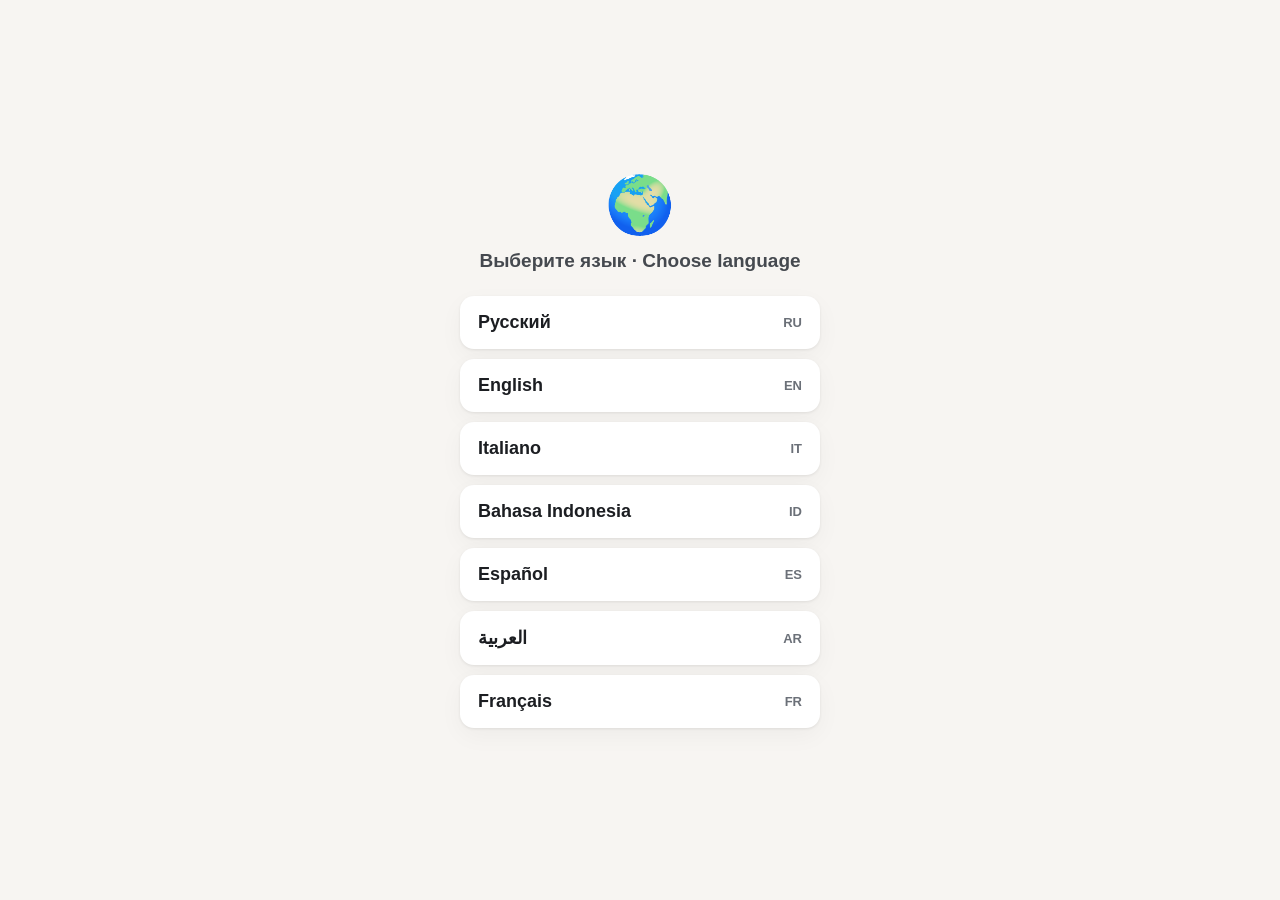
<file: index.html>
<!DOCTYPE html>
<html lang="ru">
<head>
  <meta charset="UTF-8">
  <meta name="viewport" content="width=device-width, initial-scale=1.0, viewport-fit=cover, maximum-scale=1.0, user-scalable=no">
  <meta name="theme-color" content="#F7F5F2" media="(prefers-color-scheme: light)">
  <meta name="theme-color" content="#15171C" media="(prefers-color-scheme: dark)">

  <!-- iOS PWA / установка на домашний экран -->
  <meta name="apple-mobile-web-app-capable" content="yes">
  <meta name="mobile-web-app-capable" content="yes">
  <meta name="apple-mobile-web-app-status-bar-style" content="default">
  <meta name="apple-mobile-web-app-title" content="Финансы">
  <link rel="apple-touch-icon" href="icons/apple-touch-icon.png">
  <link rel="icon" href="icons/icon-192.png">

  <link rel="manifest" href="manifest.webmanifest">
  <link rel="stylesheet" href="css/app.css">
  <title>Финансы</title>
</head>
<body>
  <div id="app">
    <header id="header">
      <button id="menu-btn" type="button" aria-label="Меню"><span></span><span></span><span></span></button>
      <button id="back-btn" type="button" aria-label="Назад" style="display:none">‹</button>
      <div id="mode-label"></div>
      <div id="head-spacer"></div>
      <div id="head-balance"></div>
      <button id="budget-ring" type="button" aria-label="Бюджет"></button>
      <button id="settings-btn" type="button" aria-label="Настройки"><svg class="gear-icon" viewBox="276 517 193.5 193.5" fill="none" stroke="currentColor" stroke-width="15" stroke-linecap="round" stroke-linejoin="round" aria-hidden="true"><path d="M460.49,627.63V600H446.41a5.77,5.77,0,0,1-5.59-4.27,70,70,0,0,0-7.22-17.38,5.5,5.5,0,0,1,.82-6.69l10.14-10.13L425,542l-10,10a5.85,5.85,0,0,1-7.09.88,70.09,70.09,0,0,0-17.22-7.11,5.69,5.69,0,0,1-4.2-5.51V526.05H358.91v14.18a5.64,5.64,0,0,1-4.17,5.47,70,70,0,0,0-17.34,7.17,5.71,5.71,0,0,1-6.93-.85l-10-10L300.9,561.53l10,10a5.75,5.75,0,0,1,.85,7,70,70,0,0,0-7.16,17.34,5.61,5.61,0,0,1-5.44,4.15H285v27.63h13.87a6.06,6.06,0,0,1,5.85,4.48,70.17,70.17,0,0,0,7.14,17.11A5.59,5.59,0,0,1,311,656L300.9,666.1l19.54,19.54,10.15-10.14a5.48,5.48,0,0,1,6.67-.82,70.2,70.2,0,0,0,17.49,7.26,5.6,5.6,0,0,1,4.16,5.45v14.19h27.64v-14a5.85,5.85,0,0,1,4.32-5.66,70.08,70.08,0,0,0,17.1-7.07,5.85,5.85,0,0,1,7.1.87l9.95,9.95,19.54-19.54-9.95-9.94a5.87,5.87,0,0,1-.87-7.12,69.91,69.91,0,0,0,7.11-17.24,5.63,5.63,0,0,1,5.46-4.17Zm-85.28,33.8a47.68,47.68,0,1,1,45.13-45.13A47.68,47.68,0,0,1,375.21,661.43Z"/></svg></button>
    </header>
    <main id="content"></main>
  </div>
  <script type="module" src="js/app.js"></script>
</body>
</html>
</file>
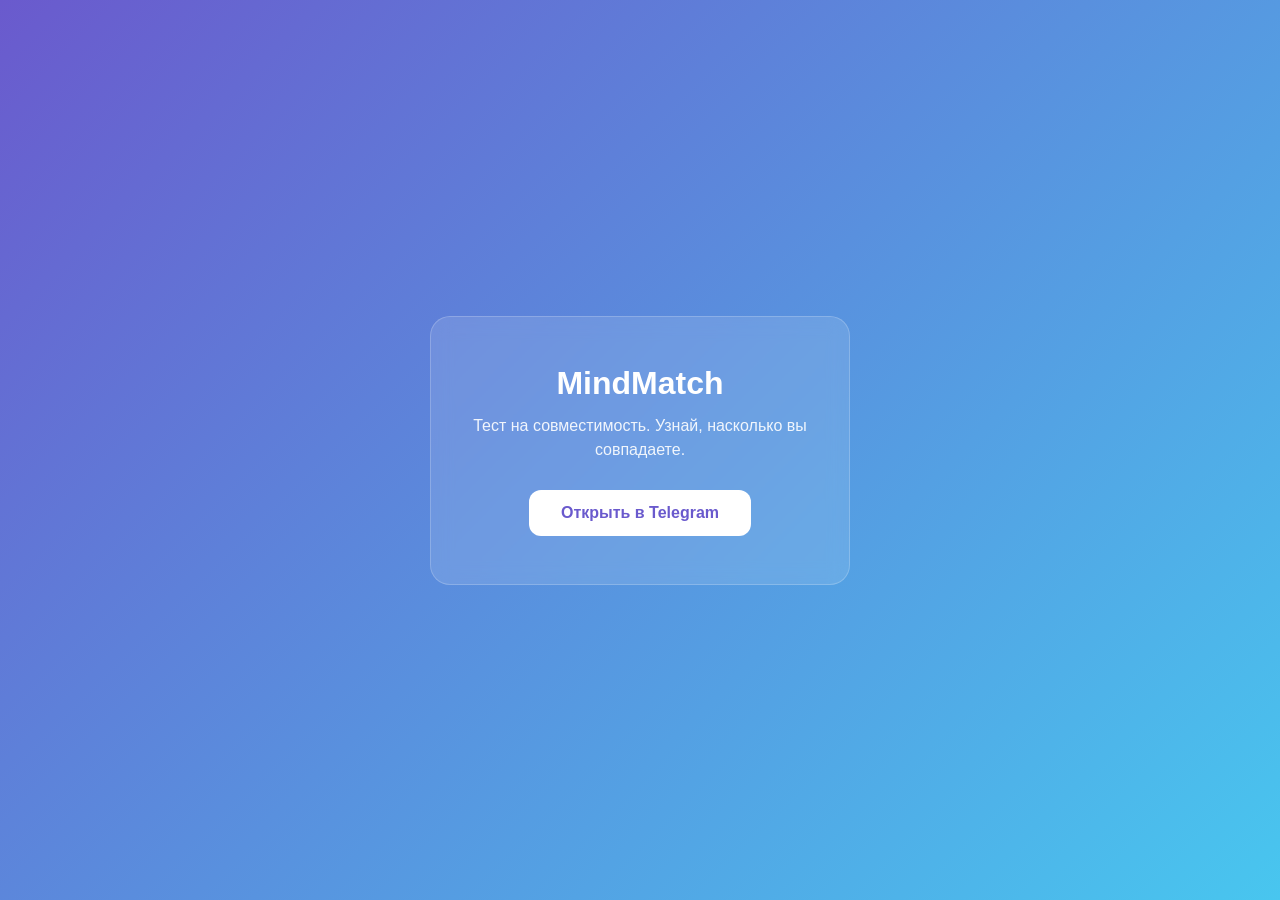
<file: main.html>
<!DOCTYPE html>
<html lang="ru">
<head>
<meta charset="UTF-8">
<meta name="viewport" content="width=device-width, initial-scale=1.0">
<title>MindMatch</title>
<style>
  * { margin: 0; padding: 0; box-sizing: border-box; }
  body {
    min-height: 100vh;
    display: flex;
    align-items: center;
    justify-content: center;
    font-family: -apple-system, "Segoe UI", Roboto, sans-serif;
    background: linear-gradient(135deg, #6a5acd 0%, #48c6ef 100%);
    color: #fff;
    text-align: center;
    padding: 24px;
  }
  .card {
    background: rgba(255, 255, 255, 0.12);
    backdrop-filter: blur(10px);
    border: 1px solid rgba(255, 255, 255, 0.2);
    border-radius: 20px;
    padding: 48px 36px;
    max-width: 420px;
    width: 100%;
  }
  h1 { font-size: 2rem; margin-bottom: 12px; }
  p { opacity: 0.9; margin-bottom: 28px; line-height: 1.5; }
  .btn {
    display: inline-block;
    background: #fff;
    color: #6a5acd;
    text-decoration: none;
    font-weight: 600;
    padding: 14px 32px;
    border-radius: 12px;
    transition: transform 0.15s ease, box-shadow 0.15s ease;
  }
  .btn:hover { transform: translateY(-2px); box-shadow: 0 8px 20px rgba(0,0,0,0.2); }
</style>
</head>
<body>
  <div class="card">
    <h1>MindMatch</h1>
    <p>Тест на совместимость. Узнай, насколько вы совпадаете.</p>
    <a class="btn" href="https://t.me/AdminMindMatch?start=start">Открыть в Telegram</a>
  </div>
</body>
</html>
</file>
<file: css/app.css>
/* app.css — оформление в стиле iOS. Светлая/тёмная тема, safe-area insets. */

:root {
  /* Палитра проекта (см. PALETTE.md из набора иконок). Светлая тема. */
  --bg: #F7F5F2;          /* N01 фон */
  --bg-elev: #FFFFFF;     /* N02 поверхность */
  --card: #FFFFFF;
  --text: #1C1E22;        /* N04 текст основной */
  --text-2: #45494F;      /* между основным и вторичным */
  --text-3: #6B7078;      /* N05 текст вторичный */
  --sep: #E4E1DB;         /* N03 разделитель */
  --sep-strong: #CFCBC2;
  --accent: #304CA6;      /* S01 бренд */
  --green: #2E8A5F;       /* S02 успех / доход */
  --red: #BE2D31;         /* S04 ошибка / перерасход */
  --warning: #D69729;     /* S03 предупреждение */
  --info: #3786BE;        /* S05 информация */
  /* Непрозрачные заливки: чтобы фоновый паттерн оставался ПОЗАДИ кнопок и
     карточек, а не просвечивал сквозь них. Формула адаптируется к теме. */
  --fill: color-mix(in srgb, var(--text) 8%, var(--bg));
  --fill-2: color-mix(in srgb, var(--text) 16%, var(--bg));
  --shadow: 0 1px 3px rgba(0,0,0,0.08), 0 8px 24px rgba(0,0,0,0.04);
  --radius: 14px;
  --radius-lg: 20px;
  --tabbar-h: 56px;
  --safe-top: env(safe-area-inset-top, 0px);
  --safe-bottom: env(safe-area-inset-bottom, 0px);
  font-family: -apple-system, BlinkMacSystemFont, "SF Pro Text", "Segoe UI", Roboto, Helvetica, Arial, sans-serif;
}

/* Тёплая тёмная тема: не чёрная, а тёмно-коричнево-оливковая, мягкая,
   с охровыми нотками и невысоким контрастом. */
/* Тёмная тема — тёплый глубокий графит (не чёрный): у фона/поверхностей лёгкий
   тёплый (красновато-коричневый) подтон, а не холодный синий. --fill/--fill-2
   выводятся из --text и --bg, поэтому тоже становятся тёплыми. */
/* Тёмная тема — нейтральный графит #4B4B4B (по запросу). Акцент/успех/ошибка и
   пр. осветлены и подсыщены, чтобы уверенно читались на этом сером фоне. */
@media (prefers-color-scheme: dark) {
  :root:not([data-theme="light"]) {
    --bg: #4B4B4B;
    --bg-elev: #585858;
    --card: #585858;
    --text: #F2F2F2;
    --text-2: #D0D0D0;
    --text-3: #A4A4A4;
    --sep: #5E5E5E;
    --sep-strong: #707070;
    --accent: #A9BBF5;   /* «Расходы» и акцент — васильковый, ярче для контраста */
    --green: #57B98A;    /* «Доходы»/плюс — осветлённый зелёный */
    --red: #F0716F;      /* удаление/перерасход — осветлённый красный */
    --warning: #E3AA4C;
    --info: #66AFDE;
    --shadow: 0 1px 3px rgba(0,0,0,0.45);
  }
}

:root[data-theme="dark"] {
  --bg: #4B4B4B;
  --bg-elev: #585858;
  --card: #585858;
  --text: #F2F2F2;
  --text-2: #D0D0D0;
  --text-3: #A4A4A4;
  --sep: #5E5E5E;
  --sep-strong: #707070;
  --accent: #A9BBF5;
  --green: #57B98A;
  --red: #F0716F;
  --warning: #E3AA4C;
  --info: #66AFDE;
  --shadow: 0 1px 3px rgba(0,0,0,0.45);
}

/* Фолбэк для старых браузеров без color-mix() (например старые Android /
   Samsung Internet): полупрозрачные «смеси» цветов заменяем сплошными,
   иначе заливки кнопок и карточек могли бы пропасть. */
@supports not (background: color-mix(in srgb, red, blue)) {
  :root { --fill: #ECEAE5; --fill-2: #DEDBD4; }
  @media (prefers-color-scheme: dark) {
    :root:not([data-theme="light"]) { --fill: #585858; --fill-2: #646464; }
  }
  :root[data-theme="dark"] { --fill: #585858; --fill-2: #646464; }
  :root[data-theme="light"] { --fill: #ECEAE5; --fill-2: #DEDBD4; }
  #tabbar { background: var(--bg-elev); }
  .trx-group.alt, .trx-group.alt .swipe-content { background: var(--fill); }
  .cat-emoji, .cat-chip.active { background: var(--fill-2); }
  .budget-alert { background: rgba(255,59,48,0.15); }
}

* { margin: 0; padding: 0; box-sizing: border-box; -webkit-tap-highlight-color: transparent; }

/* touch-action: manipulation убирает двойной тап-зум iOS (мешал при быстром
   наборе цифр). text-size-adjust не даёт Safari масштабировать текст. */
html { -webkit-text-size-adjust: 100%; text-size-adjust: 100%; touch-action: manipulation; }
html, body { height: 100%; }

body {
  background: var(--bg);
  color: var(--text);
  overflow: hidden;
  -webkit-font-smoothing: antialiased;
  overscroll-behavior: none;
  touch-action: manipulation;
}
button, .key, .cat-chip, .tab, #menu-btn, #settings-btn { touch-action: manipulation; }

/* По умолчанию текст не выделяется (долгое нажатие не вызывает подсветку/копию,
   как в нативных приложениях). Поля ввода и явно помеченные .selectable —
   исключение. */
body { -webkit-user-select: none; user-select: none; -webkit-touch-callout: none; }
input, textarea, [contenteditable], .selectable { -webkit-user-select: text; user-select: text; -webkit-touch-callout: default; }

button { font-family: inherit; cursor: pointer; border: none; background: none; color: inherit; }
input, select { font-family: inherit; font-size: 17px; color: var(--text); }

/* ---- Каркас приложения ---- */
#app {
  display: flex; flex-direction: column; height: 100vh; height: 100dvh;
  position: relative; background-color: var(--bg);
  background-repeat: repeat; background-position: center;
}
/* Тонкий «затемнитель» поверх своего фонового изображения — чтобы данные
   оставались читабельными (фон ненавязчивый). */
[data-bg="custom"] #app { background-image: var(--bg-custom); background-size: cover; background-attachment: fixed; }
[data-bg="custom"] #app::after {
  content: ''; position: absolute; inset: 0; background: var(--bg);
  opacity: 0.82; pointer-events: none; z-index: 0;
}
#header, #content { position: relative; z-index: 1; }

#header {
  display: flex; align-items: center;
  padding: calc(var(--safe-top) + 10px) 16px 6px;
  background: transparent;
}
#menu-btn {
  width: 42px; height: 42px; border-radius: 12px; background: var(--fill);
  display: flex; flex-direction: column; align-items: center; justify-content: center; gap: 4px;
}
#menu-btn:active { background: var(--fill-2); }
/* Кнопка «Назад» рядом с гамбургером — быстрый возврат на «Главную» из разделов. */
#back-btn { width: 42px; height: 42px; border-radius: 12px; background: var(--fill); margin-inline-start: 8px; display: flex; align-items: center; justify-content: center; font-size: 26px; line-height: 1; color: var(--accent); font-weight: 400; }
#back-btn:active { background: var(--fill-2); }
#menu-btn span { display: block; width: 18px; height: 2px; border-radius: 2px; background: var(--text); }
#header #mode-label { margin-inline-start: 12px; font-size: 21px; font-weight: 700; letter-spacing: -0.3px; }
#header #mode-label.expense { color: var(--accent); }
#header #mode-label.income { color: var(--green); }

#head-spacer { flex: 1; }
#head-balance {
  display: flex; flex-direction: column; align-items: center; gap: 1px;
  padding: 3px 10px; border: 1px solid var(--sep-strong); border-radius: 10px;
  line-height: 1.1; margin-inline-end: 8px;
}
.hb-label { font-size: 9px; font-weight: 700; color: var(--text-3); text-transform: uppercase; letter-spacing: 0.3px; }
.hb-value { font-size: 14px; font-weight: 700; font-variant-numeric: tabular-nums; }
#head-balance.tappable { cursor: pointer; }
#head-balance.tappable:active { background: var(--fill); transform: scale(0.97); }
#header #mode-label { text-transform: uppercase; }
#settings-btn { width: 38px; height: 38px; border-radius: 10px; background: var(--fill); display: flex; align-items: center; justify-content: center; font-size: 18px; color: var(--text-2); }
#settings-btn:active { background: var(--fill-2); }
.gear-icon { width: 21px; height: 21px; display: block; }
.menu-item-icon .gear-icon { display: inline-block; vertical-align: -4px; }

/* Контейнер страницы окна — тащится пальцем при свайпе. */
/* ---- Вводный тур (онбординг) ---- */
/* Цвет выделения тура (бирюзовый, как в примере). */
:root { --tour-accent: #0E8C82; }
/* Прозрачный слой: перехватывает нажатия, но не затемняет интерфейс. */
.tour-overlay { position: fixed; inset: 0; z-index: 300; }
/* Статичная рамка вокруг цели: белый зазор + бирюзовый контур. Без пульсации.
   Движение (переезд/изменение размера) задаётся из JS (единый tween), поэтому
   CSS-переходов здесь нет. Форма повторяет форму элемента. */
.tour-ring {
  position: fixed; border-radius: 13px; pointer-events: none;
  box-shadow: 0 0 0 3px #fff, 0 0 0 6px var(--tour-accent), 0 6px 18px rgba(0,0,0,0.22);
}
.tour-ring.circle { border-radius: 50%; }
/* Пунктирная «текучая» стрелка. Единственная анимация — бег пунктира. */
.tour-arrow { position: fixed; inset: 0; width: 100%; height: 100%; pointer-events: none; overflow: visible; }
.tour-arrow-line { stroke: var(--tour-accent); stroke-width: 2.6; stroke-linecap: round; stroke-dasharray: 7 6; animation: tour-flow .8s linear infinite; }
.tour-arrow #tour-ah path { fill: var(--tour-accent); }
@keyframes tour-flow { to { stroke-dashoffset: -26; } }
/* Жест «свайп»: широкая стрелка направления + «палец»-точка, которая едет вдоль
   стрелки синхронно с реальным сдвигом элемента. */
.tour-swipe { position: fixed; inset: 0; pointer-events: none; }
.tour-swipe-arrow { position: fixed; inset: 0; width: 100%; height: 100%; overflow: visible; }
.tsw-line { stroke: var(--tour-accent); stroke-width: 7; stroke-linecap: round; opacity: .5; }
.tour-swipe-arrow #tsw-head path { fill: var(--tour-accent); opacity: .5; }
.tour-swipe-dot { position: absolute; width: 34px; height: 34px; border-radius: 50%; background: var(--tour-accent); box-shadow: 0 0 0 5px rgba(255,255,255,.85), 0 3px 8px rgba(0,0,0,.4); transform: translate(-50%,-50%); transition: opacity .3s; }
.tour-swipe-dot.fade { opacity: 0; }
/* Окно подсказки: ширина/высота фиксируются из JS (одинаковы в пределах зоны),
   позиция и размер меняются только при переезде между зонами (JS-tween). */
.tour-pop { position: fixed; display: flex; flex-direction: column; background: var(--bg-elev); border-radius: 16px; padding: 14px 18px 16px; box-shadow: 0 8px 30px rgba(0,0,0,0.35); box-sizing: border-box; overflow: hidden; }
.tour-title { font-size: 17px; font-weight: 700; margin-bottom: 6px; color: var(--text); }
.tour-desc { font-size: 14px; line-height: 1.45; color: var(--text-2); }
/* Шкала-точки — на грани окна, обращённой к цели (сверху по умолчанию, снизу для
   окна над элементом), растянута по ширине: начало стрелки привязано к точке. */
.tour-dots { display: flex; gap: 4px; justify-content: space-between; margin: 0 2px 12px; order: 0; }
.tour-pop.dots-bottom .tour-dots { order: 5; margin: 12px 2px 0; margin-top: auto; }
.tour-dot { width: 6px; height: 6px; border-radius: 50%; background: var(--sep-strong); flex: 0 0 auto; }
.tour-dot.active { background: var(--tour-accent); transform: scale(1.25); }
.tour-actions { display: flex; align-items: center; justify-content: space-between; gap: 8px; }
.tour-nav { display: flex; align-items: center; gap: 6px; margin-inline-end: 6px; }
.tour-back { color: var(--text-2); font-size: 15px; font-weight: 600; padding: 10px 13px; border-radius: 12px; background: var(--fill); }
.tour-back:active { background: var(--fill-2); }
.tour-skip { color: var(--text-3); font-size: 15px; padding: 8px 2px; }
.tour-next { background: var(--tour-accent); color: #fff; font-weight: 600; font-size: 15px; padding: 10px 17px; border-radius: 12px; }
.tour-next:active { filter: brightness(0.92); }
@media (prefers-reduced-motion: reduce) { .tour-arrow-line { animation: none !important; } }

.pager { min-height: 60vh; will-change: transform; }
/* Подтверждение записи операции: сама кнопка на долю секунды подсвечивается
   полупрозрачным белым той же формы, с галочкой ровно по центру; чуть более
   долгое плавное затухание. */
.save-flash { position: fixed; z-index: 200; display: flex; align-items: center; justify-content: center;
  border-radius: 14px; background: rgba(255,255,255,0.5); color: var(--green);
  box-shadow: 0 4px 16px rgba(0,0,0,0.16); -webkit-backdrop-filter: blur(1px); backdrop-filter: blur(1px);
  opacity: 0; transform: scale(0.96); pointer-events: none; }
.save-flash svg { width: 40px; height: 40px; }
.save-flash.on { animation: save-pop .95s ease forwards; }
@keyframes save-pop {
  0% { opacity: 0; transform: scale(0.96); }
  16% { opacity: 1; transform: scale(1); }
  42% { opacity: 1; transform: scale(1); }
  100% { opacity: 0; transform: scale(1); }
}
@media (prefers-reduced-motion: reduce) { .save-flash.on { animation-duration: .4s; } }
/* Лента кросс-слайда между окнами Расходы/Доходы: две страницы бок о бок,
   двигается как одно целое — размеры страниц не меняются. */
/* Просвет между окнами при свайпе задаётся инлайн из JS (доля ширины окна). */
.pager-slide { display: flex; will-change: transform; }
.pager-slide > .pager { flex: 0 0 100%; min-width: 0; }
#content.fit-mode { overflow: hidden; }
#content.fit-mode .pager { min-height: 0; }

/* ---- Новый «Обзор»: ввод в 2 касания ---- */
.entry-amount {
  text-align: center; font-size: 42px; font-weight: 700; letter-spacing: -1px;
  padding: 6px 0 14px; font-variant-numeric: tabular-nums;
  white-space: nowrap;   /* знак валюты остаётся в строке, не переносится вниз */
}
/* «Схлопывание» при долгом нажатии «⌫» (быстрая очистка). */
.entry-amount.collapsing { transition: transform .18s ease, opacity .18s ease; transform: scaleX(0.06); opacity: 0.25; transform-origin: center; }
/* «Лента» слагаемых кнопки «+» — чуть выше цифр. */
.entry-tape {
  text-align: center; font-size: 15px; font-weight: 600; color: var(--text-3);
  font-variant-numeric: tabular-nums; min-height: 18px; line-height: 18px;
  white-space: nowrap; overflow: hidden; text-overflow: ellipsis;
  opacity: 0; transition: opacity .15s;
}
.entry-tape.show { opacity: 1; }
/* Кнопка «+» в табло суммы — над «3» (справа) или над «1» (слева, настройка). */
.entry-amount-row { position: relative; }
.entry-plus {
  position: absolute; top: 50%;
  transform: translateY(-50%) rotate(var(--plus-rot, 0deg));
  width: 44px; height: 44px; border-radius: 50%;
  display: flex; align-items: center; justify-content: center;
  font-size: 30px; font-weight: 300; line-height: 1;
  background: var(--fill); color: var(--accent);
  transition: transform .18s ease, background .1s;
}
/* Режим умножения: «+» повёрнут на 45° → визуально «×». */
.entry-plus.is-mul { --plus-rot: 45deg; }
.entry-plus:active { background: var(--fill-2); transform: translateY(-50%) rotate(var(--plus-rot, 0deg)) scale(0.92); }
/* Контент имеет боковой отступ 16px, поэтому right/left: -4px → 12px от края. */
.entry-plus.right { right: -4px; }
.entry-plus.left  { left: -4px; }
/* Цвет вводимой суммы — по типу окна (включая дефолтный 0). */
.home-pager.expense-mode .entry-amount { color: var(--accent); }
.home-pager.income-mode .entry-amount { color: var(--green); }
.entry-amount.zero { opacity: 0.5; }
/* В тёмной теме «0» табло был слишком блёклым — поднимаем видимость. */
:root[data-theme="dark"] .entry-amount.zero { opacity: 0.72; }
@media (prefers-color-scheme: dark) { :root:not([data-theme="light"]) .entry-amount.zero { opacity: 0.72; } }
.entry-amount.shake { animation: shakeX .4s; }
@keyframes shakeX { 0%,100%{transform:translateX(0)} 20%,60%{transform:translateX(-8px)} 40%,80%{transform:translateX(8px)} }
.entry-keypad { display: grid; grid-template-columns: repeat(3, 1fr); gap: 8px; }
.entry-keypad .key {
  height: 52px; border-radius: 12px; background: var(--fill);
  font-size: 25px; font-weight: 500; display: flex; align-items: center; justify-content: center;
  transition: background .1s, transform .08s;
}
.entry-keypad .key:active { background: var(--fill-2); transform: scale(0.96); }
.entry-keypad .key-dot { font-weight: 700; position: relative; }
/* Значок второго действия ($ / стрелки / € → конвертер по долгому нажатию):
   в верхнем-левом углу, вертикальный, цвет var(--text-3) — заметно крупный, но
   заметно тусклее точки в центре. Адаптируется к теме через currentColor. */
.key-dot-badge { position: absolute; top: 5px; inset-inline-start: 8px; width: 21px; color: var(--text-3); pointer-events: none; }
.key-dot-badge svg { display: block; width: 100%; height: auto; }
.entry-keypad .key-del { background: transparent; font-size: 22px; }

.cat-pager { margin-top: 14px; }
.cat-page { display: grid; grid-template-columns: repeat(4, 1fr); gap: 8px; align-items: start; position: relative; }
.cat-dots { display: flex; justify-content: center; gap: 6px; margin-top: 10px; min-height: 8px; }
.cat-dot { width: 6px; height: 6px; border-radius: 50%; background: var(--sep-strong); transition: all .2s; }
.cat-dot.active { background: var(--accent); width: 16px; border-radius: 3px; }
.home-pager.income-mode .cat-dot.active { background: var(--green); }

.mini-hist { margin-top: 18px; }
.mini-hist-head { display: flex; align-items: center; justify-content: space-between; margin: 0 4px 8px; }
.mini-hist-head span { font-size: 15px; font-weight: 600; color: var(--text-2); }
.mini-more { display: block; width: 100%; text-align: center; color: var(--accent); font-size: 14px; font-weight: 600; padding: 12px 0 4px; }
.mini-empty { text-align: center; color: var(--text-3); padding: 16px; font-size: 15px; }

#content {
  flex: 1;
  overflow-y: auto;
  -webkit-overflow-scrolling: touch;
  padding: 8px 16px calc(var(--safe-bottom) + 96px);
}

/* ---- Таб-бар ---- */
#tabbar {
  position: fixed; left: 0; right: 0; bottom: 0;
  height: calc(var(--tabbar-h) + var(--safe-bottom));
  padding-bottom: var(--safe-bottom);
  display: flex;
  background: color-mix(in srgb, var(--bg-elev) 82%, transparent);
  backdrop-filter: saturate(180%) blur(20px);
  -webkit-backdrop-filter: saturate(180%) blur(20px);
  border-top: 0.5px solid var(--sep);
  z-index: 50;
}
.tab {
  flex: 1; display: flex; flex-direction: column; align-items: center; justify-content: center;
  gap: 2px; color: var(--text-3); transition: color .15s;
}
.tab.active { color: var(--accent); }
.tab-icon { font-size: 22px; line-height: 1; }
.tab-label { font-size: 10px; font-weight: 500; }

/* ---- Плавающая кнопка + ---- */
#fab {
  position: fixed; right: 20px;
  bottom: calc(var(--safe-bottom) + 22px);
  width: 56px; height: 56px; border-radius: 50%;
  background: var(--accent); color: #fff;
  font-size: 30px; font-weight: 300; line-height: 1;
  display: flex; align-items: center; justify-content: center;
  box-shadow: 0 6px 20px rgba(10,132,255,0.5);
  z-index: 40; transition: transform .12s;
}
#fab:active { transform: scale(0.92); }

/* ---- Заголовки экранов ---- */
.screen-title { font-size: 28px; font-weight: 700; letter-spacing: -0.5px; margin: 8px 4px 16px; }

/* ---- Карточка баланса ---- */
/* Градиенты — из палитры: бренд S01 #304CA6 → его тёмный вариант.
   Белый текст на обоих концах читается (контраст WCAG > 4.5:1). */
.balance-card {
  background: linear-gradient(135deg, #304CA6 0%, #263C7E 100%);
  color: #fff; border-radius: var(--radius-lg); padding: 22px 20px;
  box-shadow: 0 10px 30px rgba(48,76,166,0.32); margin-bottom: 16px;
}
.balance-label { font-size: 14px; opacity: 0.85; font-weight: 500; }
.balance-value { font-size: 38px; font-weight: 700; letter-spacing: -1px; margin: 4px 0 16px; }
.balance-split { display: flex; gap: 12px; }
.split-item { flex: 1; background: rgba(255,255,255,0.16); border-radius: 12px; padding: 10px 12px; }
.split-label { font-size: 12px; opacity: 0.85; }
.split-value { font-size: 17px; font-weight: 600; margin-top: 2px; }

/* ---- Сегмент-контрол ---- */
.period-bar { margin-bottom: 14px; }
.segmented {
  display: flex; background: var(--fill); border-radius: 9px; padding: 2px; gap: 2px;
}
.seg {
  flex: 1; padding: 7px 8px; border-radius: 7px; font-size: 13px; font-weight: 500;
  color: var(--text-3); transition: background .15s, color .15s;
}
/* Активный сегмент заметно выделяется в обеих темах: акцентный жирный текст +
   приподнятая «пилюля» с тонкой окантовкой (в тёмной теме фон сегмента иначе
   почти сливался с дорожкой). */
.seg.active { background: var(--bg-elev); box-shadow: var(--shadow), inset 0 0 0 1px var(--sep-strong); font-weight: 700; color: var(--accent); }

/* ---- Список операций ---- */
.trx-list { }
.trx-day { display: flex; align-items: center; gap: 10px; font-size: 12px; font-weight: 700; color: var(--text-3); margin: 16px 6px 7px; text-transform: capitalize; letter-spacing: 0.3px; }
.trx-day::before, .trx-day::after { content: ''; flex: 1; height: 2px; border-radius: 2px; background: var(--sep); }
.trx-group { background: var(--card); border-radius: var(--radius); overflow: hidden; box-shadow: var(--shadow); }
.trx-group.alt { background: color-mix(in srgb, var(--text) 5%, var(--card)); }
.trx-group.alt .swipe-content { background: color-mix(in srgb, var(--text) 5%, var(--card)); }
.trx-row {
  display: flex; align-items: center; gap: 12px; padding: 11px 14px;
  border-bottom: 0.5px solid var(--sep);
}
.trx-row:last-child { border-bottom: none; }
.trx-row:active { background: var(--fill); }
.trx-icon {
  width: 38px; height: 38px; border-radius: 10px; flex-shrink: 0;
  display: flex; align-items: center; justify-content: center; font-size: 20px;
  background: color-mix(in srgb, var(--chip, #726B65) 32%, transparent);
}
/* Пометка «архивная категория» (удалена из меню, история сохранена) —
   оранжевая точка на углу иконки в истории. */
.trx-icon-wrap { position: relative; flex-shrink: 0; display: flex; }
.trx-archived-dot { position: absolute; top: -2px; inset-inline-end: -3px; width: 9px; height: 9px; border-radius: 50%; background: var(--warning); box-shadow: 0 0 0 2px var(--card); }
.trx-group.alt .trx-archived-dot { box-shadow: 0 0 0 2px color-mix(in srgb, var(--text) 5%, var(--card)); }
.trx-main { flex: 1; min-width: 0; }
.trx-title { font-size: 16px; font-weight: 500; white-space: nowrap; overflow: hidden; text-overflow: ellipsis; }
.trx-note { font-size: 13px; color: var(--text-3); white-space: nowrap; overflow: hidden; text-overflow: ellipsis; }
.trx-amount { text-align: right; flex-shrink: 0; }
.trx-amount-main { font-size: 16px; font-weight: 600; font-variant-numeric: tabular-nums; }
.trx-amount-main.income { color: var(--green); }
.trx-amount-main.expense { color: var(--text); }
.trx-amount-orig { font-size: 12px; color: var(--text-3); }

/* ---- Пустые состояния ---- */
.empty { text-align: center; padding: 60px 20px; }
.empty-emoji { font-size: 52px; margin-bottom: 12px; }
.empty-title { font-size: 18px; font-weight: 600; }
.empty-hint { font-size: 15px; color: var(--text-3); margin-top: 4px; }
.empty-inline { text-align: center; color: var(--text-3); padding: 28px 12px; font-size: 15px; }

/* ---- Карточки ---- */
.card {
  background: var(--card); border-radius: var(--radius); padding: 16px;
  box-shadow: var(--shadow); margin-bottom: 16px;
}
.card-title { font-size: 15px; font-weight: 600; color: var(--text-2); margin-bottom: 12px; }

/* ---- Кольцевая диаграмма ---- */
.donut-wrap { position: relative; width: 180px; height: 180px; margin: 4px auto 12px; }
.donut { display: block; }
.donut-center {
  position: absolute; inset: 0; display: flex; flex-direction: column;
  align-items: center; justify-content: center; pointer-events: none;
}
.donut-top { font-size: 20px; font-weight: 700; letter-spacing: -0.5px; }
.donut-bottom { font-size: 12px; color: var(--text-3); }

/* ---- Легенда ---- */
.legend { display: flex; flex-direction: column; gap: 2px; }
.legend-row { display: flex; align-items: center; gap: 8px; padding: 7px 2px; border-bottom: 0.5px solid var(--sep); font-size: 15px; }
.legend-row:last-child { border-bottom: none; }
.legend-dot { width: 12px; height: 12px; border-radius: 4px; flex-shrink: 0; background: var(--text-3); }
.legend-dot.income { background: var(--green); }
.legend-dot.expense { background: var(--red); }
.legend-name { flex: 1; white-space: nowrap; overflow: hidden; text-overflow: ellipsis; }
/* Иконка категории в легенде (плитка/эмодзи). */
.legend-icon { width: 26px; height: 26px; flex-shrink: 0; border-radius: 26%; display: flex; align-items: center; justify-content: center; font-size: 15px; overflow: hidden; background: color-mix(in srgb, var(--chip, #726B65) 30%, transparent); }
/* «Кнопка-плитка» удлиняется вправо: сплошной цвет категории (как в круге),
   иконка слева, название белым. Длина = flex-basis (доля категории). */
.legend-track { flex: 1; min-width: 0; display: flex; align-items: center; }
.legend-pill { flex: 0 1 auto; min-width: min-content; max-width: 100%; box-sizing: border-box;
  display: flex; align-items: center; gap: 6px; height: 30px; padding: 0 12px 0 3px;
  border-radius: 9px; background: var(--chip, #726B65); overflow: hidden; }
.legend-pill .legend-name { flex: none; max-width: 100%; color: #fff; font-weight: 600; }
.legend-pill .legend-icon:not(.cat-tile) { background: transparent; }
.legend-pct { color: var(--text-3); font-size: 13px; min-width: 34px; text-align: right; }
.legend-amount { font-weight: 600; font-variant-numeric: tabular-nums; min-width: 70px; text-align: right; }

/* ---- Столбчатая диаграмма ---- */
.bars { display: flex; align-items: flex-end; gap: 8px; height: 140px; padding: 8px 0; }
.bar-col { flex: 1; display: flex; flex-direction: column; align-items: center; height: 100%; }
.bar-pair { flex: 1; display: flex; align-items: flex-end; gap: 3px; width: 100%; justify-content: center; }
.bar { width: 40%; max-width: 16px; border-radius: 4px 4px 0 0; min-height: 2px; transition: height .3s; }
.bar.income { background: var(--green); }
.bar.expense { background: var(--red); }
.bar-label { font-size: 11px; color: var(--text-3); margin-top: 6px; text-transform: capitalize; }

/* ---- Прогноз ---- */
/* Положительный прогноз: успех S02 #2E8A5F → бренд S01 #304CA6 (оптимистично,
   но отличается от чисто-зелёного окна доходов). */
.forecast-hero {
  background: linear-gradient(135deg, #2E8A5F 0%, #304CA6 100%);
  color: #fff; border-radius: var(--radius-lg); padding: 22px 20px; text-align: center;
  box-shadow: 0 10px 30px rgba(46,138,95,0.28); margin-bottom: 16px;
}
.forecast-hero.negative { background: linear-gradient(135deg, var(--warning) 0%, var(--red) 100%); box-shadow: 0 10px 30px rgba(190,45,49,0.28); }
.forecast-hero-label { font-size: 14px; opacity: 0.9; }
.forecast-hero-value { font-size: 40px; font-weight: 700; letter-spacing: -1px; margin: 6px 0; }
.forecast-hero-sub { font-size: 14px; opacity: 0.9; }
.line-row { display: flex; justify-content: space-between; align-items: center; padding: 11px 2px; border-bottom: 0.5px solid var(--sep); font-size: 16px; }
.line-row:last-child { border-bottom: none; }
.line-label { color: var(--text-2); }
.line-value { font-weight: 600; font-variant-numeric: tabular-nums; }
.line-value.income { color: var(--green); }
.line-value.expense { color: var(--red); }
.avg-card { text-align: center; }
.avg-value { font-size: 26px; font-weight: 700; letter-spacing: -0.5px; }
.avg-value.expense { color: var(--red); }
.avg-hint { font-size: 13px; color: var(--text-3); margin-top: 4px; }
.preset-row { display: flex; gap: 8px; margin-top: 12px; }
.preset { flex: 1; padding: 8px; border-radius: 9px; background: var(--fill); font-size: 14px; font-weight: 500; }
.preset:active { background: var(--fill-2); }

/* ---- Заголовок списка с кнопкой + ---- */
.list-header { display: flex; align-items: center; justify-content: space-between; margin: 8px 4px 10px; }
.list-header-title { font-size: 20px; font-weight: 700; }
.list-add { width: 30px; height: 30px; border-radius: 50%; background: var(--fill); color: var(--accent); font-size: 22px; font-weight: 400; line-height: 1; display: flex; align-items: center; justify-content: center; }

/* ---- Бюджеты ---- */
.budget-card { padding: 14px 16px; }
.budget-head { display: flex; justify-content: space-between; align-items: center; margin-bottom: 10px; }
.budget-title { display: flex; align-items: center; gap: 8px; font-size: 16px; font-weight: 600; }
.budget-emoji { font-size: 18px; }
.budget-nums { font-size: 14px; color: var(--text-3); font-variant-numeric: tabular-nums; }
.budget-foot { font-size: 13px; color: var(--text-3); margin-top: 8px; }
.budget-foot.over { color: var(--red); font-weight: 600; }
.progress { height: 8px; border-radius: 4px; background: var(--fill); overflow: hidden; }
.progress-fill { height: 100%; border-radius: 4px; background: var(--accent); transition: width .3s; }
.progress-fill.over { background: var(--red); width: 100% !important; }

/* ---- Настройки ---- */
.settings-group { background: var(--card); border-radius: var(--radius); overflow: hidden; box-shadow: var(--shadow); margin-bottom: 20px; }
/* В тёмной теме карточки-«окна» рубрик почти сливались с фоном — делаем их
   чуть светлее фона, чтобы границы были заметны. */
:root[data-theme="dark"] .settings-group { background: #5A5A5A; }
@media (prefers-color-scheme: dark) {
  :root:not([data-theme="light"]) .settings-group { background: #5A5A5A; }
}
.group-caption { font-size: 13px; color: var(--text-3); margin: 4px 16px 6px; text-transform: uppercase; letter-spacing: 0.3px; }
.setting-row { display: flex; align-items: center; justify-content: space-between; padding: 11px 16px; border-bottom: 0.5px solid var(--sep); gap: 12px; }
.setting-row:last-child { border-bottom: none; }
.setting-label { font-size: 16px; }
.row-control { background: var(--fill); border: none; border-radius: 8px; padding: 7px 10px; font-size: 15px; max-width: 55%; }
.nav-row { display: flex; align-items: center; gap: 12px; padding: 12px 16px; border-bottom: 0.5px solid var(--sep); }
.nav-row:last-child { border-bottom: none; }
.nav-row:active { background: var(--fill); }
.nav-icon { font-size: 18px; width: 24px; text-align: center; }
/* Иконка конвертера в эмодзи-шрифте выглядит темноватой — слегка осветляем. */
.nav-icon.nav-icon-light { filter: brightness(1.35) saturate(1.05); }
.nav-label { flex: 1; font-size: 16px; }
.nav-row.danger .nav-label { color: var(--red); }
.nav-icon-danger { color: var(--red); display: flex; align-items: center; justify-content: center; }
.nav-icon-danger svg { width: 19px; height: 19px; }
.nav-icon svg { width: 21px; height: 21px; display: block; }
.nav-chevron { color: var(--text-3); font-size: 20px; }
.about-row { padding: 14px 16px; }
.about-row p { font-size: 14px; color: var(--text-2); line-height: 1.5; }
.install-note { font-size: 13px; color: var(--text-3); text-align: center; padding: 8px 20px; line-height: 1.5; }

/* ---- Формы ---- */
.form { display: flex; flex-direction: column; gap: 16px; }
.field { display: flex; flex-direction: column; gap: 7px; }
.field-label { font-size: 13px; font-weight: 600; color: var(--text-3); text-transform: uppercase; letter-spacing: 0.3px; padding-left: 2px; }
.select { width: 100%; background: var(--fill); border: none; border-radius: 10px; padding: 12px 14px; font-size: 17px; }
/* Дата: слева — кнопка относительного дня, справа — сама дата (обе — явные кнопки). */
.date-control { display: flex; gap: 8px; align-items: stretch; }
.date-rel { flex: 0 0 auto; padding: 0 16px; min-height: 46px; border-radius: 10px; white-space: nowrap;
  background: color-mix(in srgb, var(--accent) 16%, var(--fill)); color: var(--accent);
  font-size: 15px; font-weight: 700;
  box-shadow: inset 0 0 0 1px color-mix(in srgb, var(--accent) 34%, transparent); }
.date-rel:active { background: color-mix(in srgb, var(--accent) 28%, var(--fill)); }
.date-field { position: relative; flex: 1; min-width: 0; }
.date-disp { width: 100%; min-height: 46px; box-sizing: border-box; display: flex; align-items: center; gap: 2px;
  padding: 0 14px; border-radius: 10px; background: var(--fill); color: var(--text); font-size: 17px;
  box-shadow: inset 0 0 0 1px var(--sep-strong); }
.date-disp .date-day { font-weight: 700; display: inline-block; transform-origin: center; }
.date-disp .date-rest { color: var(--text-2); }
.date-disp .date-caret { margin-inline-start: auto; color: var(--text-3); font-size: 14px; }
/* Нативный input поверх «дисплея» (прозрачный) — тап открывает системный календарь. */
.date-native { position: absolute; inset: 0; width: 100%; height: 100%; margin: 0; padding: 0; border: 0;
  opacity: 0; background: transparent; -webkit-appearance: none; appearance: none; }
@keyframes dayBump {
  0% { transform: scale(1) translateX(0); }
  30% { transform: scale(1.28) translateX(-1.5px); }
  55% { transform: scale(1.28) translateX(1.5px); }
  100% { transform: scale(1) translateX(0); }
}
.date-disp .date-day.bump { animation: dayBump .3s ease; }
@media (prefers-reduced-motion: reduce) { .date-disp .date-day.bump { animation: none; } }
select.select { appearance: none; -webkit-appearance: none; }
.amount-wrap { display: flex; align-items: center; gap: 8px; justify-content: center; padding: 8px 0; }
.amount-input { width: auto; max-width: 70%; text-align: right; background: none; border: none; font-size: 44px; font-weight: 700; letter-spacing: -1px; }
.amount-input:focus { outline: none; }
.amount-cur { font-size: 32px; font-weight: 600; color: var(--text-3); }
.form-error { color: var(--red); font-size: 14px; text-align: center; min-height: 0; }
.form-error:empty { display: none; }

.btn-primary { background: var(--accent); color: #fff; border-radius: 12px; padding: 15px; font-size: 17px; font-weight: 600; }
.btn-primary:active { opacity: 0.85; }
.btn-danger { background: var(--fill); color: var(--red); border-radius: 12px; padding: 14px; font-size: 17px; font-weight: 500; }

/* ---- Сетка категорий ---- */
.cat-grid { display: grid; grid-template-columns: repeat(4, 1fr); gap: 8px; align-items: start; }
/* Кнопка категории = сама плитка. Цветная плитка заполняет ячейку (как иконка
   приложения на iOS), подпись — под ней. Никакой «серой коробки» вокруг. */
.cat-chip {
  display: flex; flex-direction: column; align-items: center; gap: 6px; padding: 0;
  border-radius: 14px; background: transparent; transition: transform .1s; position: relative;
  -webkit-user-select: none; user-select: none; -webkit-touch-callout: none;
}
.cat-chip .cat-emoji { width: 100%; height: auto; aspect-ratio: 1; border-radius: 22%; font-size: 30px; transition: transform .08s ease, filter .08s ease, box-shadow .08s ease; }
.cat-chip.active { background: transparent; box-shadow: none; }
.cat-chip.active .cat-emoji { box-shadow: 0 0 0 3px var(--bg), 0 0 0 5px var(--chip, var(--accent)); }
.cat-chip.disabled { opacity: 0.35; }
/* Реакция на нажатие: плитка «продавливается» — темнеет, слегка уменьшается,
   с внутренней тенью (как в примерах кнопок). Во время перетаскивания — не применяем. */
.cat-chip:active:not(.dragging) .cat-emoji,
.tile-pick:active .tile-pick-art {
  filter: brightness(0.84);
  transform: scale(0.95);
  box-shadow: inset 0 3px 7px rgba(0,0,0,0.42);
}
.tile-pick-art { transition: transform .08s ease, filter .08s ease, box-shadow .08s ease; }
/* Перетаскивание порядка иконок */
/* «Взятая» плитка: без подписи и без подложки, только сама плитка с мягкой
   тенью ~12–15px, падающей на юго-запад (влево-вниз). */
.cat-chip.dragging { z-index: 30; box-shadow: none; opacity: 1; pointer-events: none; }
.cat-chip.dragging .cat-name { opacity: 0; }
.cat-chip.dragging .cat-emoji { box-shadow: -9px 11px 9px rgba(0,0,0,0.34); }
/* В тёмной теме тёмная тень не видна — вместо направленной тени даём ровную
   светлую подсветку по всему контуру плитки (~4–6px), без смещения. */
:root[data-theme="dark"] .cat-chip.dragging .cat-emoji {
  box-shadow: 0 0 5px 1px rgba(255,255,255,0.30);
}
.cat-chip.drop-target .cat-emoji { box-shadow: 0 0 0 3px var(--bg), 0 0 0 5px var(--accent); }
/* Подсветка пустой ячейки как цели переноса (в конец списка). */
.cat-add.drop-target .cat-add-plus { box-shadow: inset 0 0 0 2px var(--accent); color: var(--accent); }

/* ---- Режим перемещения категорий (долгое нажатие) ---- */
/* Затемнение экрана поверх остального; сами категории поднимаем над ним, чтобы
   они оставались в фокусе и «дрожали». */
/* Затемнение в режиме перемещения. Элемент — потомок .pager (у неё
   will-change: transform создаёт контейнер для fixed), поэтому inset считается
   от .pager (ширина контента). Растягиваем на −16px по бокам (боковые отступы
   #content), чтобы затемнение доходило до краёв экрана. */
.reorder-dim { position: fixed; inset: 0 -16px; background: rgba(0,0,0,0.22); z-index: 40; opacity: 0; transition: opacity .2s; pointer-events: none; }
.reorder-dim.on { opacity: 1; }
/* z-index 48 — выше клавиши-корзины (47), чтобы перетаскиваемая плитка была
   ПОВЕРХ корзины, когда её подносят на выброс. */
body.reordering .cat-pager { position: relative; z-index: 48; }
/* Лёгкая «дрожь» соседних плиток (два противофазных набора — органичнее). */
@keyframes chip-jiggle-a { 0%,100% { transform: rotate(-1.6deg); } 50% { transform: rotate(1.4deg); } }
@keyframes chip-jiggle-b { 0%,100% { transform: rotate(1.5deg); } 50% { transform: rotate(-1.5deg); } }
body.reordering .cat-page .cat-chip:not(.dragging):not(.cat-add) { animation: chip-jiggle-a .3s ease-in-out infinite; }
body.reordering .cat-page .cat-chip:nth-child(odd):not(.dragging):not(.cat-add) { animation: chip-jiggle-b .34s ease-in-out infinite; }
@media (prefers-reduced-motion: reduce) { body.reordering .cat-page .cat-chip { animation: none !important; } }

/* ---- Корзина на «тыльной» стороне клавиши «0» (перетащить плитку → удалить) ---- */
/* Клавиша «0» — карточка с двумя сторонами: лицо «0» и тыл — корзина с крышкой.
   В режиме перемещения переворачивается и поднимается над затемнением. */
.key-zero { position: relative; perspective: 340px; }
.key0-inner { position: absolute; inset: 0; transform-style: preserve-3d; transition: transform .4s cubic-bezier(.4,.05,.2,1); }
.key0-front, .key0-back { position: absolute; inset: 0; display: flex; align-items: center; justify-content: center; border-radius: 12px; -webkit-backface-visibility: hidden; backface-visibility: hidden; }
.key0-front { font-size: 25px; font-weight: 500; }
/* Цвет корзины плавно перетекает из обычного в красный по мере поднесения
   плитки: --trash-red (0..1) задаётся из JS по расстоянию (1 = касание). */
.key0-back { transform: rotateY(180deg); color: color-mix(in srgb, var(--red) calc(var(--trash-red, 0) * 100%), var(--text)); }
.key0-back .trashcan { width: 33px; height: 35px; overflow: visible; transform: translate(-2px, -3px); }
.key0-back .trash-lid { transform-origin: 13px 19px; transition: transform .2s ease; }
body.reordering .key-zero { z-index: 47; }
body.reordering .key-zero .key0-inner { transform: rotateY(180deg); }
/* Крышка открывается сразу после переворота «0»→корзина (с микропаузой ~0.48с
   после начала разворота), не дожидаясь поднесения плитки. */
body.reordering .key-zero .trash-lid { transform: rotate(-42deg); transition-delay: .48s; }
/* Плитку подносят к корзине → корзина краснеет (крышка уже открыта).
   Само покраснение — плавное, через --trash-red (см. .key0-back выше). */
.key-zero.trash-over { z-index: 47; }
@media (prefers-reduced-motion: reduce) {
  .key0-inner, .key0-back .trash-lid { transition: none; }
}
.cat-emoji { width: 36px; height: 36px; border-radius: 10px; display: flex; align-items: center; justify-content: center; font-size: 19px; background: color-mix(in srgb, var(--chip, #726B65) 32%, transparent); overflow: hidden; }
/* Иконка-плитка категории: цветной квадрат + белая иконка из SVG-спрайта.
   Плитка встречается в разных местах (чип, строка истории, менеджер, превью,
   банк выбора) поверх разных базовых классов — поэтому её фон/радиус должны
   всегда побеждать базовый (иначе белая иконка легла бы на светлую заливку и
   была бы не видна). */
.cat-tile { background: var(--tile-color, #726B65) !important; border-radius: 24% !important; padding: 0 !important; overflow: hidden; }
.cat-tile-art { width: 100%; height: 100%; display: block; }
.cat-name { font-size: 12px; text-align: center; white-space: nowrap; overflow: hidden; text-overflow: ellipsis; max-width: 100%; transition: opacity .35s ease; }

/* ---- Пикеры эмодзи/цвета ---- */
.emoji-grid { display: grid; grid-template-columns: repeat(8, 1fr); gap: 6px; }
.emoji-pick { aspect-ratio: 1; border-radius: 9px; background: var(--fill); font-size: 20px; display: flex; align-items: center; justify-content: center; }
.emoji-pick.active { box-shadow: inset 0 0 0 2px var(--accent); }
.emoji-pick.disabled { opacity: 0.32; filter: grayscale(1); cursor: default; }
.emoji-used-block { display: flex; flex-direction: column; gap: 6px; }
.emoji-used-caption { font-size: 12px; color: var(--text-3); }
.emoji-alt-block { display: flex; flex-direction: column; gap: 6px; }

/* Банк плиток-иконок в редакторе категорий: 50 иконок, сгруппированы по
   группам палитры. Выбор плитки задаёт иконку и цвет группы разом. */
.tile-bank { display: flex; flex-direction: column; gap: 14px; }
.tile-group { display: flex; flex-direction: column; gap: 7px; }
.tile-group-label { font-size: 12px; font-weight: 600; color: var(--text-3); }
.tile-grid { display: grid; grid-template-columns: repeat(6, 1fr); gap: 8px; }
.tile-pick { padding: 3px; border-radius: 14px; background: transparent; }
.tile-pick.active { box-shadow: inset 0 0 0 2px var(--accent); }
.tile-pick-art { width: 100%; aspect-ratio: 1; }
.color-grid { display: grid; grid-template-columns: repeat(6, 1fr); gap: 8px; }
.color-pick { aspect-ratio: 1; border-radius: 50%; }
.color-pick.active { box-shadow: 0 0 0 3px var(--bg), 0 0 0 5px var(--accent); }
.cat-manage-list { display: flex; flex-direction: column; }
.cat-manage-head { display: flex; align-items: baseline; justify-content: space-between; margin: 18px 6px 8px; font-size: 13px; font-weight: 700; text-transform: uppercase; letter-spacing: 0.4px; color: var(--text-3); }
.cat-manage-count { font-weight: 600; color: var(--text-3); }
.cat-manage-group { padding: 4px; }
.cat-manage-row { display: flex; align-items: center; gap: 12px; width: 100%; text-align: start; padding: 9px 10px; border-radius: 12px; background: transparent; }
.cat-manage-row:active { background: var(--fill); }
.cat-manage-name { flex: 1; font-size: 16px; min-width: 0; overflow: hidden; text-overflow: ellipsis; white-space: nowrap; }
/* Компактная сетка категорий (только редактирование). */
.cat-manage-grid { display: grid; grid-template-columns: repeat(4, 1fr); gap: 14px 8px; margin: 2px 4px 20px; }
.cat-manage-cell { display: flex; flex-direction: column; align-items: center; gap: 6px; background: none; padding: 0; }
.cat-manage-cell:active { opacity: .65; }
.cat-manage-icon { width: 100%; max-width: 64px; aspect-ratio: 1; border-radius: 22%; display: flex; align-items: center; justify-content: center; font-size: 28px; overflow: hidden; background: color-mix(in srgb, var(--chip, #726B65) 30%, transparent); }
.cat-manage-cell .cat-manage-name { flex: none; width: 100%; max-width: 76px; font-size: 12px; line-height: 1.2; text-align: center; color: var(--text-2); white-space: normal; }
.cat-manage-add { display: flex; align-items: center; gap: 12px; width: 100%; text-align: start; padding: 9px 10px; border-radius: 12px; color: var(--accent); font-size: 16px; font-weight: 600; }
.cat-manage-add:active { background: var(--fill); }
.cat-manage-add-plus { width: 40px; height: 40px; flex-shrink: 0; border-radius: 11px; display: flex; align-items: center; justify-content: center; font-size: 22px; background: var(--fill); color: var(--accent); }

/* ---- Модальный лист (sheet) ---- */
.sheet-backdrop {
  position: fixed; inset: 0; background: rgba(0,0,0,0.4);
  display: flex; align-items: flex-end; z-index: 100;
  opacity: 0; transition: opacity .25s;
}
.sheet-backdrop.open { opacity: 1; }
.sheet {
  width: 100%; background: var(--bg-elev);
  /* Ограничиваем высоту видимой областью с учётом «чёлки»/строки статуса
     (safe-top) и панели браузера (dvh), чтобы шапка листа никогда не уходила
     за верхнюю границу экрана. vh — запасной вариант для старых браузеров. */
  max-height: 92vh;
  max-height: calc(92dvh - var(--safe-top));
  border-radius: 16px 16px 0 0; display: flex; flex-direction: column;
  transform: translateY(100%); transition: transform .28s cubic-bezier(.32,.72,0,1);
  padding-bottom: var(--safe-bottom);
}
.sheet-backdrop.open .sheet { transform: translateY(0); }
.sheet.sheet-full {
  height: 94vh;
  height: calc(100dvh - var(--safe-top) - 8px);
  max-height: 94vh;
  max-height: calc(100dvh - var(--safe-top) - 8px);
}
.sheet.sheet-full .sheet-body { flex: 1; }
.sheet-grabber { width: 36px; height: 5px; border-radius: 3px; background: var(--sep-strong); margin: 8px auto 0; }
.sheet-header { display: flex; align-items: center; padding: 8px 16px; }
.sheet-title { flex: 1; text-align: center; font-size: 17px; font-weight: 600; }
.sheet-cancel { color: var(--accent); font-size: 17px; min-width: 60px; text-align: left; }
.sheet-spacer { min-width: 60px; }
.sheet-body { overflow-y: auto; -webkit-overflow-scrolling: touch; padding: 8px 20px 24px; }

/* ---- Тост ---- */
.toast {
  position: fixed; left: 50%; bottom: calc(var(--safe-bottom) + 96px);
  transform: translate(-50%, 20px); background: rgba(30,30,32,0.95); color: #fff;
  padding: 12px 20px; border-radius: 12px; font-size: 15px; z-index: 200;
  opacity: 0; transition: all .3s; backdrop-filter: blur(10px);
}
.toast.show { opacity: 1; transform: translate(-50%, 0); }

/* ---- Диалог подтверждения ---- */
.alert-backdrop {
  position: fixed; inset: 0; background: rgba(0,0,0,0.4); z-index: 300;
  display: flex; align-items: center; justify-content: center; padding: 40px;
  opacity: 0; transition: opacity .2s;
}
.alert-backdrop.open { opacity: 1; }
.alert { background: var(--bg-elev); border-radius: 16px; width: 100%; max-width: 280px; overflow: hidden; text-align: center; }
.alert-msg { padding: 20px 18px; font-size: 15px; line-height: 1.4; }
.alert-actions { display: flex; border-top: 0.5px solid var(--sep); }
.alert-btn { flex: 1; padding: 13px; font-size: 17px; color: var(--accent); }
.alert-btn.danger { color: var(--red); font-weight: 600; border-left: 0.5px solid var(--sep); }
/* Вертикальный список вариантов (диалог с 3 кнопками). */
.alert-actions.alert-actions-col { flex-direction: column; }
.alert-actions-col .alert-btn { border-left: none; border-top: 0.5px solid var(--sep); }
.alert-actions-col .alert-btn:first-child { border-top: none; }

/* ---- Два окна «Обзора»: расходы (синее) / доходы (зелёное) ---- */
.balance-card { animation: cardIn .22s ease; }
@keyframes cardIn { from { opacity: 0.35; transform: translateY(-3px); } to { opacity: 1; transform: none; } }
/* Окно доходов: монохромный зелёный из палитры — успех S02 #2E8A5F → тёмный вариант. */
.balance-card.income-mode {
  background: linear-gradient(135deg, #2E8A5F 0%, #216348 100%);
  box-shadow: 0 10px 30px rgba(46,138,95,0.32);
}
.pad-hint { margin-top: 14px; font-size: 12px; opacity: 0.75; text-align: center; font-weight: 500; }
.win-dots { display: flex; justify-content: center; gap: 7px; margin: 12px 0 14px; }
.win-dot { width: 7px; height: 7px; border-radius: 50%; background: var(--sep-strong); transition: all .2s; }
.win-dot.active { background: var(--accent); width: 20px; border-radius: 4px; }
.balance-card.income-mode ~ .win-dots .win-dot.active { background: var(--green); }

/* ---- Цифровая клавиатура ввода суммы ---- */
.pad-backdrop {
  position: fixed; inset: 0; background: rgba(0,0,0,0.4); z-index: 150;
  display: flex; align-items: flex-end; opacity: 0; transition: opacity .25s;
}
.pad-backdrop.open { opacity: 1; }
.pad {
  width: 100%; background: var(--bg-elev); border-radius: 18px 18px 0 0;
  padding: 8px 16px calc(18px + var(--safe-bottom));
  transform: translateY(100%); transition: transform .28s cubic-bezier(.32,.72,0,1);
}
.pad-backdrop.open .pad { transform: translateY(0); }
.pad .sheet-grabber { margin: 4px auto 6px; }
.pad-type { text-align: center; font-size: 13px; font-weight: 600; text-transform: uppercase; letter-spacing: 0.4px; color: var(--text-3); }
.pad-type.income { color: var(--green); }
.pad-type.expense { color: var(--red); }
.pad-amount {
  text-align: center; font-size: 46px; font-weight: 700; letter-spacing: -1px;
  padding: 10px 0 18px; font-variant-numeric: tabular-nums; min-height: 66px;
}
.pad-grid { display: grid; grid-template-columns: repeat(3, 1fr); gap: 10px; }
.pad-key {
  height: 62px; border-radius: 14px; background: var(--fill);
  font-size: 26px; font-weight: 500; display: flex; align-items: center; justify-content: center;
  transition: background .1s, transform .08s;
}
.pad-key:active { background: var(--fill-2); transform: scale(0.96); }
.pad-key.del { font-size: 24px; background: transparent; }
.pad-key.ok { background: var(--green); color: #fff; font-size: 28px; }
.pad-key.ok.disabled { opacity: 0.4; pointer-events: none; }

/* ---- iOS-переключатель ---- */
.switch { position: relative; display: inline-block; width: 51px; height: 31px; flex-shrink: 0; }
.switch-input { position: absolute; opacity: 0; width: 0; height: 0; }
.switch-track {
  position: absolute; inset: 0; border-radius: 16px; background: var(--fill-2);
  transition: background .2s;
}
.switch-thumb {
  position: absolute; top: 2px; left: 2px; width: 27px; height: 27px; border-radius: 50%;
  background: #fff; box-shadow: 0 2px 5px rgba(0,0,0,0.25); transition: transform .2s;
}
.switch-input:checked + .switch-track { background: var(--green); }
.switch-input:checked + .switch-track .switch-thumb { transform: translateX(20px); }
.setting-hint { font-size: 13px; color: var(--text-3); padding: 2px 16px 12px; line-height: 1.4; }
.num-input { width: 92px; max-width: 92px; text-align: right; -moz-appearance: textfield; }
.version-badge { color: var(--text-3); font-variant-numeric: tabular-nums; }

/* ---- Строка поиска на «Обзоре» ---- */
.search-pill {
  display: flex; align-items: center; gap: 8px; width: 100%;
  background: var(--fill); border-radius: 12px; padding: 11px 14px;
  color: var(--text-3); font-size: 16px; margin-bottom: 8px;
}
.search-pill:active { background: var(--fill-2); }
.search-ico { font-size: 15px; }

/* ---- Кнопка «Развернуть историю» ---- */
.expand-history {
  display: flex; align-items: center; justify-content: center; gap: 8px;
  margin: 10px auto 0; padding: 9px 18px; border-radius: 20px;
  background: var(--fill); color: var(--accent); font-size: 14px; font-weight: 600;
}
.expand-history:active { background: var(--fill-2); }
.expand-history .expand-count {
  background: var(--fill-2); color: var(--text-3); font-size: 12px; font-weight: 600;
  padding: 1px 8px; border-radius: 10px; min-width: 20px; text-align: center;
}

/* ---- Экран поиска ---- */
.search-row { display: flex; gap: 10px; align-items: stretch; }
.hist-search {
  flex: 1; min-width: 0; background: var(--fill); border: none; border-radius: 12px;
  padding: 12px 14px; font-size: 17px; -webkit-appearance: none; appearance: none;
}
.filter-btn {
  flex: 0 0 48px; width: 48px; border-radius: 12px; background: var(--fill);
  display: flex; align-items: center; justify-content: center; color: var(--text-2);
  position: relative;
}
.filter-btn:active { background: var(--fill-2); }
.filter-btn.active { background: var(--accent); color: #fff; }
.filter-btn.has-filters::after {
  content: ''; position: absolute; top: 7px; right: 7px;
  width: 8px; height: 8px; border-radius: 50%; background: var(--red);
  box-shadow: 0 0 0 2px var(--bg-elev);
}
.filter-panel { display: none; flex-direction: column; gap: 16px; margin-top: 14px; }
.filter-panel.open { display: flex; }
.row-2 { display: flex; gap: 12px; }
.row-2 > .field { flex: 1; min-width: 0; }
.filter-cols { display: flex; gap: 12px; }
.filter-col { flex: 1; min-width: 0; display: flex; flex-direction: column; gap: 10px; }
.filter-col-title { font-size: 13px; font-weight: 700; color: var(--text-2); }
.search-summary { font-size: 14px; color: var(--text-3); text-align: center; padding: 4px 0; }
.search-results { display: flex; flex-direction: column; }
input[type="search"] { -webkit-appearance: none; appearance: none; }

/* ---- Всплывающее меню разделов ---- */
.menu-backdrop {
  position: fixed; inset: 0; background: rgba(0,0,0,0.35); z-index: 120;
  opacity: 0; transition: opacity .2s;
}
.menu-backdrop.open { opacity: 1; }
.menu-panel {
  position: absolute; top: calc(var(--safe-top) + 56px); left: 12px;
  min-width: 232px; background: var(--bg-elev); border-radius: 16px;
  box-shadow: 0 12px 40px rgba(0,0,0,0.28); padding: 6px; overflow: hidden;
  transform: translateY(-8px) scale(0.96); transform-origin: top left;
  opacity: 0; transition: transform .2s cubic-bezier(.32,.72,0,1), opacity .2s;
}
.menu-backdrop.open .menu-panel { transform: none; opacity: 1; }
.menu-item {
  display: flex; align-items: center; gap: 13px; width: 100%;
  padding: 12px 12px; border-radius: 11px; text-align: left; font-size: 17px;
}
.menu-item:active { background: var(--fill); }
.menu-item.active { background: var(--fill); }
.menu-item-icon { font-size: 20px; width: 26px; text-align: center; }
.menu-item-label { flex: 1; }
.menu-item-check { color: var(--accent); font-weight: 700; }

/* ---- Футер версии внизу настроек ---- */
.version-footer { text-align: center; color: var(--text-3); font-size: 13px; padding: 16px 0 8px; }

/* ---- Экран выбора языка (первый запуск) ---- */
.onboard-backdrop {
  position: fixed; inset: 0; background: var(--bg); z-index: 500;
  display: flex; align-items: center; justify-content: center;
  padding: calc(var(--safe-top) + 24px) 24px calc(var(--safe-bottom) + 24px);
}
.onboard-card { width: 100%; max-width: 360px; text-align: center; }
.onboard-emoji { font-size: 56px; margin-bottom: 12px; }
.onboard-title { font-size: 19px; font-weight: 700; margin-bottom: 24px; color: var(--text-2); }
.onboard-langs { display: flex; flex-direction: column; gap: 10px; }
.onboard-lang {
  display: flex; align-items: center; justify-content: space-between;
  padding: 16px 18px; border-radius: 14px; background: var(--card);
  box-shadow: var(--shadow); font-size: 18px; font-weight: 600;
}
.onboard-lang:active { background: var(--fill); }
.onboard-lang-code { color: var(--text-3); font-size: 13px; font-weight: 600; }

/* ---- Поддержка письма справа налево (арабский) ---- */
[dir="rtl"] #fab { right: auto; left: 20px; }
[dir="rtl"] .menu-panel { left: auto; right: 12px; transform-origin: top right; }
[dir="rtl"] .nav-chevron { transform: scaleX(-1); }
[dir="rtl"] .amount-input { text-align: left; }

/* ---- Фоновые паттерны (ненавязчивые, работают в обеих темах) ---- */
[data-bg="dots"] #app,   .bg-swatch[data-bg="dots"]   { background-image: radial-gradient(rgba(128,128,128,.20) 1.5px, transparent 1.6px); background-size: 16px 16px; }
[data-bg="grid"] #app,   .bg-swatch[data-bg="grid"]   { background-image: linear-gradient(rgba(128,128,128,.17) 1px, transparent 1px), linear-gradient(90deg, rgba(128,128,128,.17) 1px, transparent 1px); background-size: 20px 20px; }
[data-bg="diag"] #app,   .bg-swatch[data-bg="diag"]   { background-image: repeating-linear-gradient(45deg, rgba(128,128,128,.15) 0 2px, transparent 2px 12px); }
[data-bg="cross"] #app,  .bg-swatch[data-bg="cross"]  { background-image: repeating-linear-gradient(0deg, rgba(128,128,128,.15) 0 1px, transparent 1px 16px), repeating-linear-gradient(90deg, rgba(128,128,128,.15) 0 1px, transparent 1px 16px); }
[data-bg="checker"] #app,.bg-swatch[data-bg="checker"]{ background-image: linear-gradient(45deg, rgba(128,128,128,.13) 25%, transparent 25% 75%, rgba(128,128,128,.13) 75%); background-size: 18px 18px; }
[data-bg="zigzag"] #app, .bg-swatch[data-bg="zigzag"] { background-image: repeating-linear-gradient(135deg, rgba(128,128,128,.15) 0 2px, transparent 2px 11px); }
[data-bg="waves"] #app,  .bg-swatch[data-bg="waves"]  { background-image: radial-gradient(circle at 10px -5px, transparent 11px, rgba(128,128,128,.13) 12px 13px, transparent 14px); background-size: 22px 22px; }

/* ---- Выбор фона в настройках ---- */
.bg-picker-wrap { padding: 6px; }
.bg-grid { display: grid; grid-template-columns: repeat(4, 1fr); gap: 10px; padding: 8px; }
.bg-swatch {
  width: 100%; aspect-ratio: 1; border-radius: 12px; background-color: var(--fill);
  position: relative; display: flex; align-items: center; justify-content: center;
  background-repeat: repeat; overflow: hidden;
}
.bg-swatch.active { box-shadow: inset 0 0 0 2px var(--accent); }
.bg-none-x { color: var(--text-3); font-size: 18px; }
.bg-custom { background-size: cover; background-position: center; }
.bg-plus { font-size: 24px; color: var(--text-3); font-weight: 300; }

/* ---- Редактор категории: превью иконки + загрузка ---- */
.icon-field { display: flex; flex-direction: column; gap: 12px; align-items: center; }
.icon-preview { align-self: center; display: flex; }
/* Превью иконки — того же размера, что плитка на главном экране. */
.icon-preview-art { width: 84px; height: 84px; border-radius: 22%; font-size: 46px; display: flex; align-items: center; justify-content: center; overflow: hidden; }
/* Кнопка «+» для открытия полноэкранного выбора иконок. */
.icon-picker-open { display: inline-flex; align-items: center; gap: 8px; padding: 9px 16px; border-radius: 12px; background: var(--fill); color: var(--accent); font-size: 15px; font-weight: 600; }
.icon-picker-open:active { background: var(--fill-2); }
.icon-picker-plus { font-size: 20px; font-weight: 400; line-height: 1; }
/* Горизонтальные «барабаны» выбора цвета: прокрутка центрирует и выбирает цвет.
   Центральный (выбранный) образец увеличен и обведён акцентом. */
.color-drum { position: relative; }
.drum-track { display: flex; gap: 12px; overflow-x: auto; scroll-snap-type: x mandatory; padding: 10px calc(50% - 17px); -webkit-overflow-scrolling: touch; scrollbar-width: none; }
.drum-track::-webkit-scrollbar { display: none; }
.drum-swatch { flex: 0 0 auto; width: 34px; height: 34px; border-radius: 50%; scroll-snap-align: center; box-shadow: inset 0 0 0 1px rgba(0,0,0,0.15); transition: transform .14s ease; }
.drum-swatch.active { transform: scale(1.22); box-shadow: 0 0 0 2px var(--bg-elev), 0 0 0 4px var(--accent), inset 0 0 0 1px rgba(0,0,0,0.15); }
/* «Без фона»: прозрачный образец с диагональю. */
.drum-swatch.swatch-none { background: var(--fill); position: relative; overflow: hidden; }
.drum-swatch.swatch-none::after { content: ""; position: absolute; inset: 0; background: linear-gradient(to top right, transparent 44%, var(--red) 45%, var(--red) 55%, transparent 56%); }
.icon-rules { font-size: 12px; color: var(--text-3); text-align: center; margin-top: -6px; }
.btn-upload { background: var(--fill); border-radius: 10px; padding: 11px; font-size: 15px; font-weight: 500; color: var(--accent); }
.cat-img { width: 100%; height: 100%; object-fit: cover; border-radius: inherit; display: block; }
/* Встроенные иконки-контуры: светлая подложка + вписываем целиком. */

/* ---- Категории на «Обзоре»: карусель + пустые ячейки ---- */
.cat-viewport { overflow: hidden; }
/* В режиме перемещения плитку можно поднять выше зоны категорий (к корзине на
   клавише «0»). overflow:hidden режет её сверху; overflow нельзя обрезать только
   по горизонтали, поэтому на время режима переключаемся на clip-path: соседние
   страницы карусели прячутся по бокам, а вертикаль остаётся видимой. */
body.reordering .cat-viewport {
  overflow: visible;
  -webkit-clip-path: inset(-100vh 0 -100vh 0);
  clip-path: inset(-100vh 0 -100vh 0);
}
/* gap между страницами = зазор между кнопками (CAT_PAGE_GAP в JS), чтобы на
   стыке страниц при свайпе промежуток был как между соседними кнопками. */
.cat-track { display: flex; gap: 8px; }
.cat-track > .cat-page { flex: 0 0 100%; }
/* Одинаковый размер всех ячеек категорий (включая пустые «+»). */
.cat-page .cat-chip { padding: 0; }
.cat-chip { position: relative; }
.cat-chip.cat-add { justify-content: flex-start; background: transparent; box-shadow: none; }
.cat-chip.cat-add .cat-add-plus { width: 100%; aspect-ratio: 1; border-radius: 22%; display: flex; align-items: center; justify-content: center; box-shadow: inset 0 0 0 1.5px var(--sep-strong); }
.cat-add-plus { font-size: 30px; color: var(--text-3); font-weight: 300; }
/* «Призрак» пустой ячейки на месте, откуда «взята» плитка: контур с плюсиком
   проявляется тем сильнее, чем дальше плитка уведена от своего места (opacity
   задаётся из JS пропорционально смещению; 100% — когда плитка полностью
   покинула ячейку). Лежит под самой «взятой» плиткой. */
.cat-add-ghost { position: absolute; opacity: 0; pointer-events: none; z-index: 0; transition: opacity .1s linear; }
/* Бейдж валюты категории (после долгого нажатия). */
.cat-cur { position: absolute; top: 4px; inset-inline-end: 4px; font-size: 11px; font-weight: 700; color: var(--green); background: var(--bg-elev); border-radius: 6px; padding: 0 4px; line-height: 1.4; }

/* Всплывающий выбор валюты для категории. */
.pop-backdrop { position: fixed; inset: 0; z-index: 160; opacity: 0; transition: opacity .18s; }
.pop-backdrop.open { opacity: 1; }
.currency-pop {
  position: absolute; width: 150px; max-height: 240px; overflow-y: auto;
  background: var(--bg-elev); border-radius: 12px; box-shadow: 0 10px 30px rgba(0,0,0,0.28);
  padding: 6px;
}
.cur-opt { display: block; width: 100%; text-align: start; padding: 9px 12px; border-radius: 8px; font-size: 15px; }
.cur-opt:active { background: var(--fill); }
.cur-opt.active { background: var(--fill); color: var(--accent); font-weight: 700; }
.cur-opt.disabled { opacity: 0.35; }

/* Удаление загруженного фонового рисунка. */
.bg-del-pop { position: fixed; z-index: 1000; opacity: 0; transform: translateY(4px) scale(.96); transition: opacity .16s ease, transform .16s ease; }
.bg-del-pop.open { opacity: 1; transform: translateY(0) scale(1); }
.bg-del-btn { background: var(--bg-elev); color: var(--red); font-size: 15px; font-weight: 600; padding: 10px 16px; border-radius: 12px; box-shadow: 0 6px 20px rgba(0,0,0,0.28); white-space: nowrap; }

.reset-msg { font-size: 15px; color: var(--text-2); line-height: 1.4; }

/* ---- Планирование ---- */
.goal-card { }
.goal-head { display: flex; align-items: baseline; justify-content: space-between; gap: 12px; margin-bottom: 8px; }
.goal-name { font-size: 17px; font-weight: 600; }
.goal-amount { font-size: 17px; font-weight: 700; font-variant-numeric: tabular-nums; }
.goal-result { display: flex; flex-direction: column; gap: 6px; }
.goal-eta-label { color: var(--text-3); font-size: 14px; }
.goal-eta-date { font-size: 15px; font-weight: 600; }
.goal-loan { font-size: 13px; color: var(--text-3); line-height: 1.4; }
.goal-note { font-size: 14px; color: var(--text-3); line-height: 1.4; }
.goal-note.warn { color: var(--red); }
.goal-del { margin-top: 12px; color: var(--red); font-size: 14px; font-weight: 500; }
.data-note { font-size: 13px; color: var(--text-3); text-align: center; padding: 0 8px 14px; line-height: 1.4; }

/* ---- Предупреждение о превышении лимита ---- */
.budget-alert {
  background: color-mix(in srgb, var(--red) 16%, transparent); color: var(--red);
  border-radius: 12px; padding: 12px 14px; font-size: 14px; font-weight: 600; text-align: center;
  margin-bottom: 16px;
}

/* ---- Пикер цвета ручной темы ---- */
.theme-preview { height: 64px; border-radius: 14px; box-shadow: inset 0 0 0 1px var(--sep); }
.range { width: 100%; accent-color: var(--accent); height: 28px; }

/* ---- Сигнал лимита в шапке ---- */
#budget-ring { display: flex; align-items: center; justify-content: center; margin-inline-start: 0; margin-inline-end: 8px; padding: 0; background: none; width: 28px; height: 28px; }
.budget-ring-svg.over { animation: ringPulse 1s ease-in-out infinite; }
@keyframes ringPulse { 0%,100% { opacity: 1; transform: scale(1); } 50% { opacity: 0.4; transform: scale(0.86); } }
/* Отключённое уведомление: «заморожённый» индикатор — приглушён, без пульса. */
.budget-ring-svg.muted { opacity: 0.5; animation: none; }

/* ---- Свайп-действия в строке истории ---- */
.swipe-wrap { position: relative; overflow: hidden; }
.trx-group > .swipe-wrap { border-bottom: 0.5px solid var(--sep); }
.trx-group > .swipe-wrap:last-child { border-bottom: none; }
.swipe-content { position: relative; z-index: 1; background: var(--card); will-change: transform; -webkit-user-select: none; user-select: none; -webkit-touch-callout: none; }
.swipe-del { position: absolute; top: 0; bottom: 0; inset-inline-end: 0; padding: 0 22px; background: var(--red); color: #fff; font-size: 15px; font-weight: 600; white-space: nowrap; display: flex; align-items: center; justify-content: center; will-change: transform; }
.swipe-comment { position: absolute; top: 0; bottom: 0; inset-inline-start: 0; display: flex; align-items: center; gap: 8px; padding: 0 12px; background: var(--bg-elev); will-change: transform; }
.swipe-note-input { flex: 1; min-width: 0; background: var(--fill); border: none; border-radius: 8px; padding: 8px 12px; font-size: 15px; }

/* ---- Конвертер валют ---- */
/* Пара валют «из ⇄ в» с кнопкой обмена по центру. */
.conv-pair { display: flex; align-items: center; gap: 8px; }
.conv-pair > .select { flex: 1; min-width: 0; }
.conv-swap {
  flex: 0 0 auto; width: 40px; height: 40px; border-radius: 50%;
  background: var(--fill); color: var(--accent); font-size: 20px; line-height: 1;
  display: flex; align-items: center; justify-content: center;
  transition: transform .12s ease, background .1s;
}
.conv-swap:active { background: var(--fill-2); transform: scale(0.9) rotate(180deg); }
.conv-result { text-align: center; font-size: 18px; font-weight: 700; padding: 12px 0; font-variant-numeric: tabular-nums; }
.conv-rate-row { display: flex; align-items: center; gap: 12px; padding: 10px 14px; min-height: 48px; box-sizing: border-box; }
.conv-rate-cur { flex: 0 0 auto; font-size: 15px; font-weight: 600; display: flex; align-items: center; gap: 8px; }
/* Флаг валюты в списках конвертера. */
.conv-flag { font-size: 18px; line-height: 1; flex: 0 0 auto; }
.conv-rate-input { flex: 1; min-width: 0; text-align: end; background: var(--fill); border: none; border-radius: 8px; padding: 8px 12px; font-size: 15px; font-variant-numeric: tabular-nums; }
.conv-add-row { display: flex; align-items: center; gap: 8px; width: 100%; text-align: start; padding: 13px 14px; font-size: 15px; background: var(--card); }
.trx-group > .conv-add-row { border-bottom: 0.5px solid var(--sep); }
.trx-group > .conv-add-row:last-child { border-bottom: none; }
.conv-add-row:active { background: var(--fill); }

/* ---- Выравнивание полей (в т.ч. даты) в формах ---- */
.select { min-height: 46px; box-sizing: border-box; }
input[type="date"].select, input[type="date"].row-control { -webkit-appearance: none; appearance: none; }

.rate-dialog-q { font-size: 17px; font-weight: 700; text-align: center; padding: 4px 0 10px; }

/* ---- Напоминание о резервной копии ---- */
.backup-banner { display: flex; align-items: center; gap: 10px; flex-wrap: wrap; background: var(--fill); border: 1px solid var(--sep-strong); border-radius: 12px; padding: 10px 12px; margin-bottom: 12px; }
.backup-banner-text { flex: 1; min-width: 140px; font-size: 13px; color: var(--text-2); line-height: 1.3; }
.backup-banner-actions { display: flex; gap: 8px; }
.backup-btn { font-size: 13px; font-weight: 600; padding: 8px 12px; border-radius: 9px; background: var(--fill-2); color: var(--text); white-space: nowrap; }
.backup-btn.primary { background: var(--accent); color: #fff; }

body.modal-open { overflow: hidden; }
</file>
